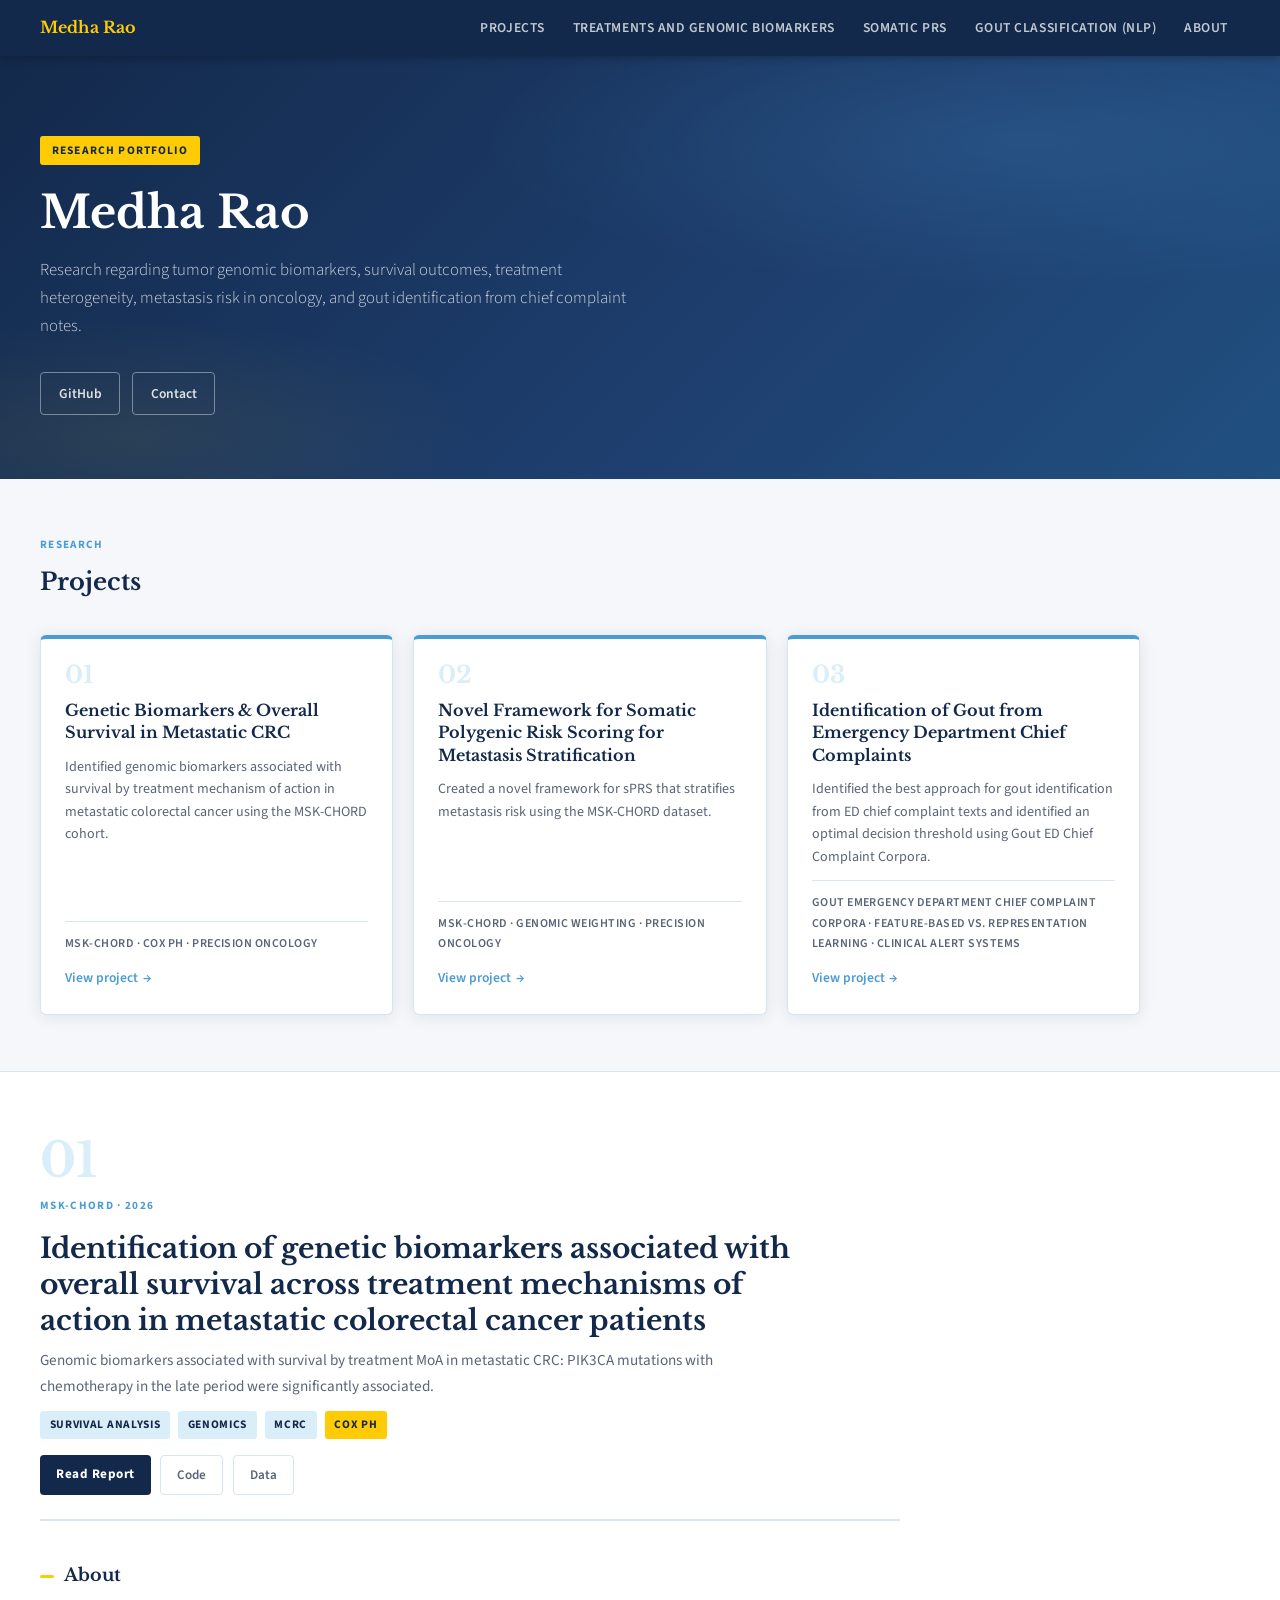
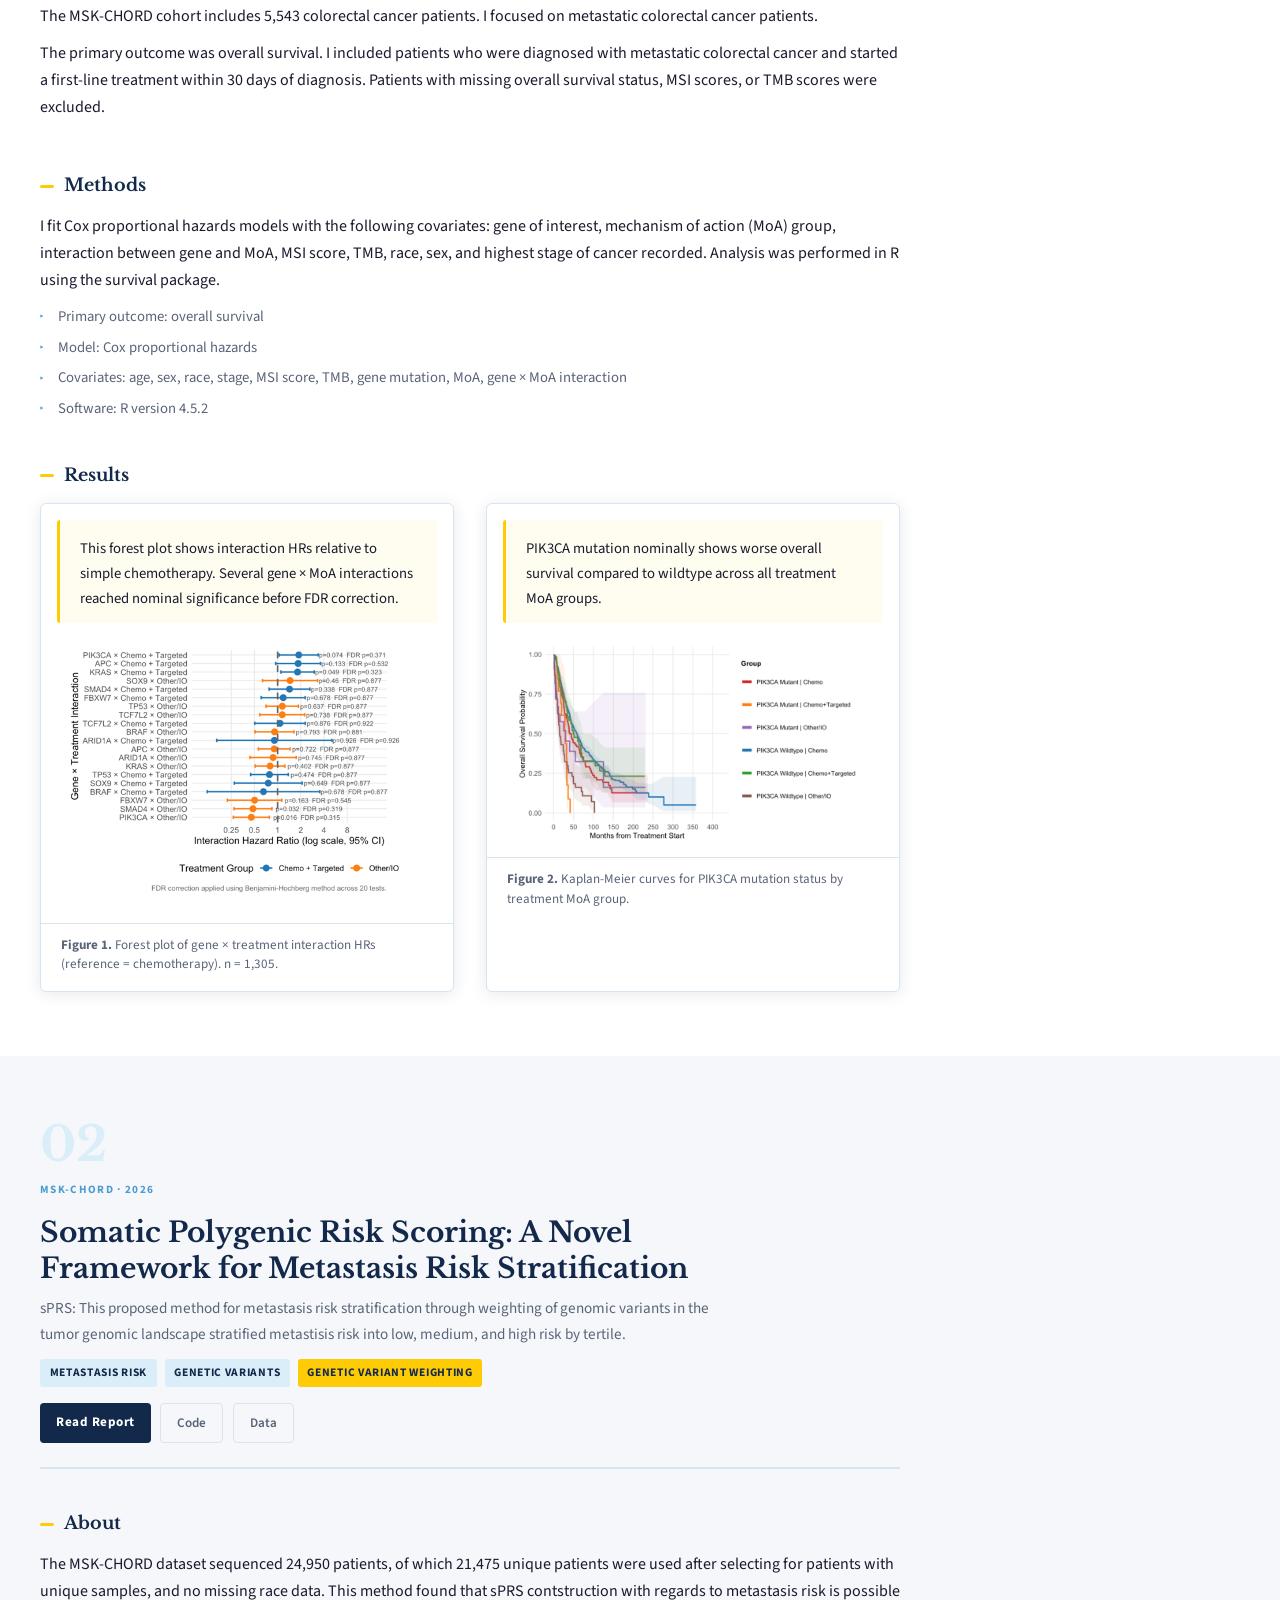
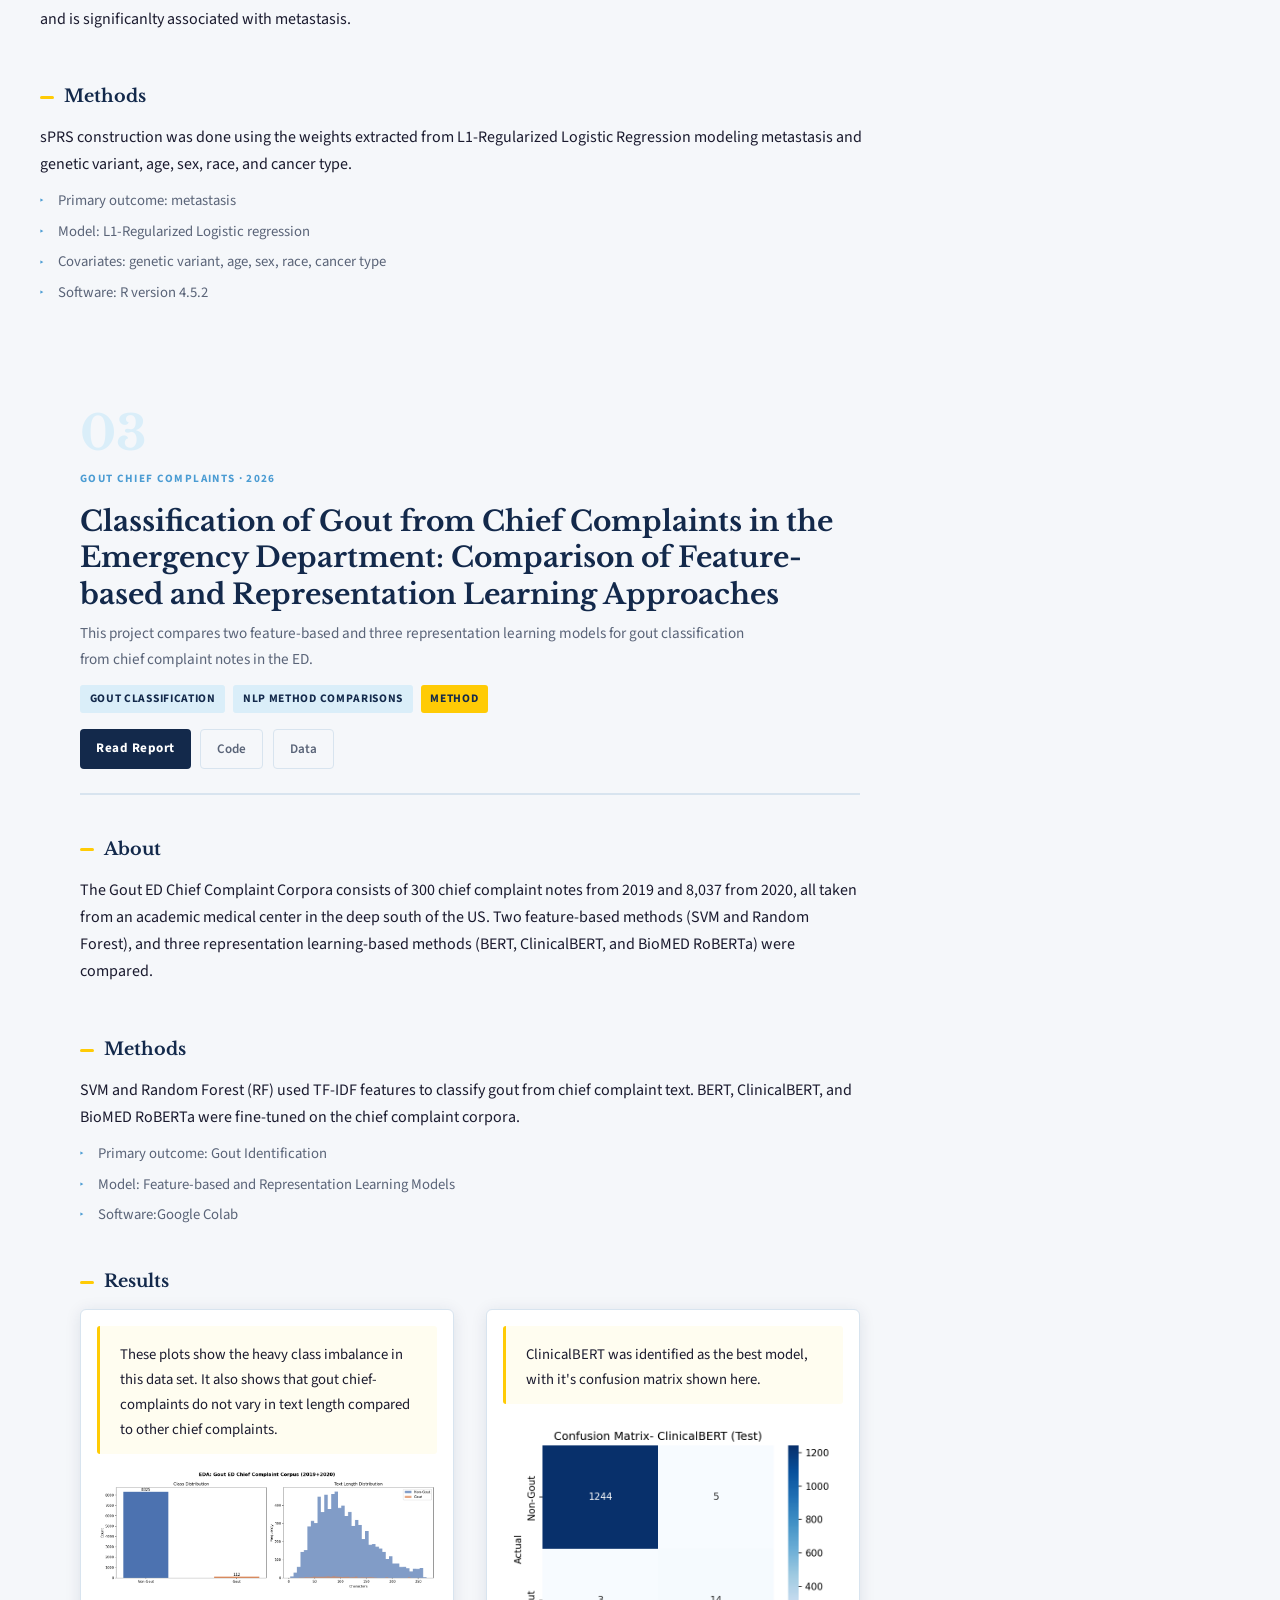
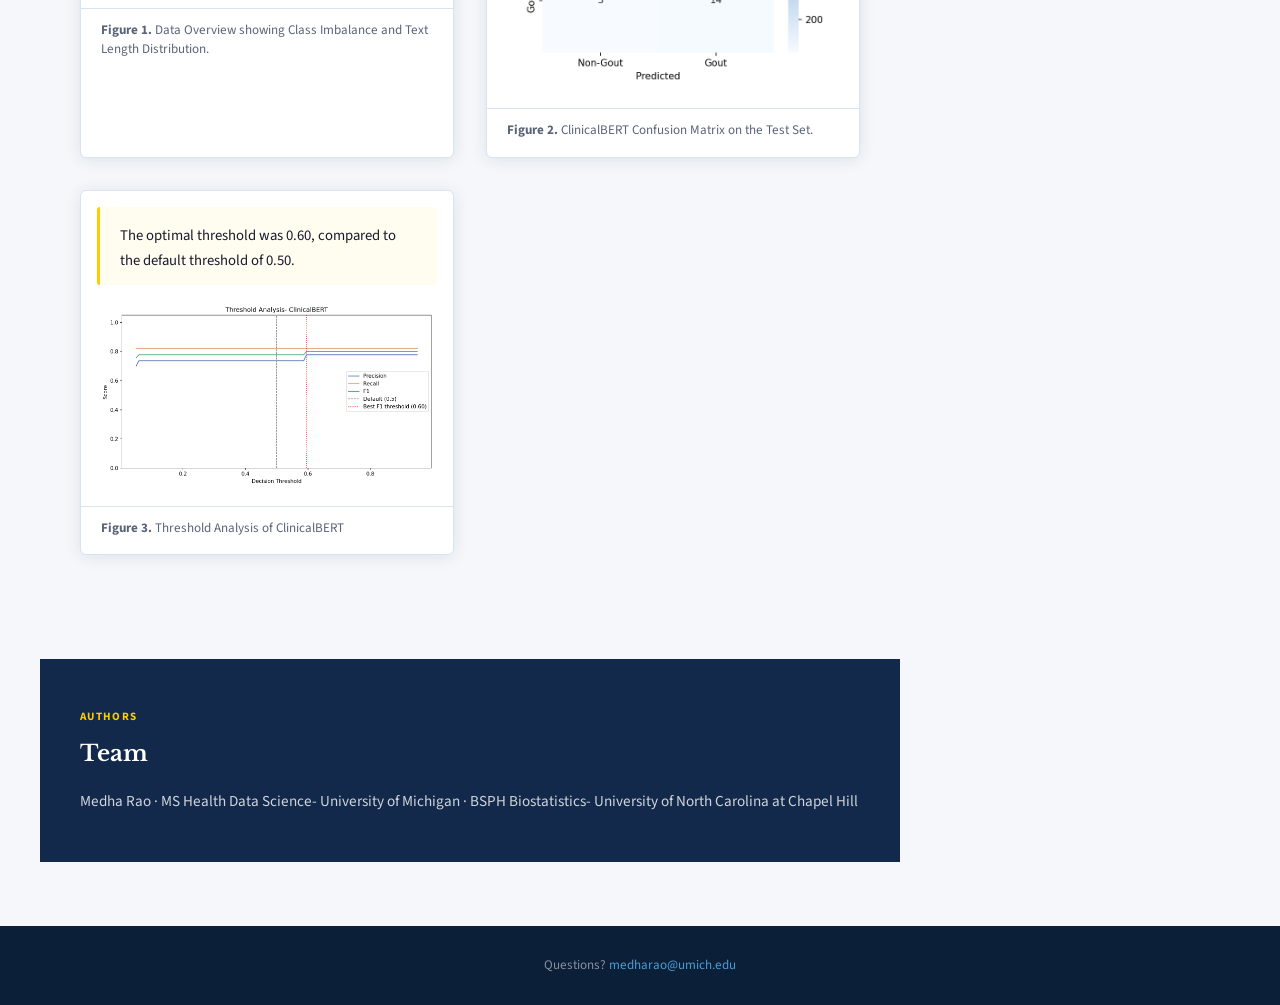
<file: docs/index.html>
<!DOCTYPE html>
<html lang="en">
<head>
  <meta charset="UTF-8">
  <meta name="viewport" content="width=device-width, initial-scale=1.0">
  <title>Medha Rao · Research Portfolio</title>
  <link rel="preconnect" href="https://fonts.googleapis.com">
  <link href="https://fonts.googleapis.com/css2?family=Libre+Baskerville:ital,wght@0,400;0,700;1,400&family=Source+Sans+3:wght@300;400;600&display=swap" rel="stylesheet">
  <style>
    /* ─── TOKENS ──────────────────────────────────────────── */
    :root {
      --navy:       #13294B;
      --navy-mid:   #1e3f6f;
      --carolina:   #4B9CD3;
      --carolina-lt:#daeef9;
      --maize:      #FFCB05;
      --maize-dk:   #e0a800;
      --white:      #ffffff;
      --off-white:  #f5f7fa;
      --text:       #1a1a2e;
      --text-muted: #5a6478;
      --border:     #d8e4ef;

      --serif:  'Libre Baskerville', Georgia, serif;
      --sans:   'Source Sans 3', system-ui, sans-serif;

      --radius: 6px;
      --shadow: 0 2px 16px rgba(19,41,75,0.10);
    }

    /* ─── RESET ───────────────────────────────────────────── */
    *, *::before, *::after { box-sizing: border-box; margin: 0; padding: 0; }
    html { scroll-behavior: smooth; }
    body {
      font-family: var(--sans);
      font-size: 16px;
      line-height: 1.7;
      color: var(--text);
      background: var(--white);
    }
    a { color: var(--carolina); text-decoration: none; }
    a:hover { color: var(--navy); text-decoration: underline; }
    img { max-width: 100%; height: auto; display: block; border-radius: var(--radius); }

    /* ─── NAV ─────────────────────────────────────────────── */
    nav {
      position: sticky;
      top: 0;
      z-index: 100;
      background: var(--navy);
      display: flex;
      align-items: center;
      justify-content: space-between;
      padding: 0 2.5rem;
      height: 56px;
      box-shadow: 0 2px 8px rgba(0,0,0,0.25);
    }
    .nav-brand {
      font-family: var(--serif);
      font-size: 1rem;
      color: var(--maize);
      font-weight: 700;
      letter-spacing: 0.01em;
    }
    .nav-brand:hover { color: var(--white); text-decoration: none; }
    .nav-links {
      list-style: none;
      display: flex;
      gap: 0.25rem;
    }
    .nav-links a {
      color: rgba(255,255,255,0.75);
      font-size: 0.85rem;
      font-weight: 600;
      letter-spacing: 0.04em;
      text-transform: uppercase;
      padding: 0.4rem 0.75rem;
      border-radius: 4px;
      transition: background 0.18s, color 0.18s;
    }
    .nav-links a:hover {
      background: rgba(75,156,211,0.2);
      color: var(--white);
      text-decoration: none;
    }

    /* ─── HERO ────────────────────────────────────────────── */
    .hero {
      background: linear-gradient(135deg, var(--navy) 0%, var(--navy-mid) 60%, #205080 100%);
      color: var(--white);
      padding: 5rem 2.5rem 4rem;
      position: relative;
      overflow: hidden;
    }
    .hero::before {
      content: '';
      position: absolute;
      inset: 0;
      background:
        radial-gradient(ellipse 60% 50% at 80% 20%, rgba(75,156,211,0.18) 0%, transparent 70%),
        radial-gradient(ellipse 40% 40% at 10% 90%, rgba(255,203,5,0.08) 0%, transparent 70%);
      pointer-events: none;
    }
    .hero-inner {
      max-width: 780px;
      position: relative;
    }
    .hero-eyebrow {
      display: inline-block;
      background: var(--maize);
      color: var(--navy);
      font-family: var(--sans);
      font-size: 0.72rem;
      font-weight: 700;
      letter-spacing: 0.1em;
      text-transform: uppercase;
      padding: 0.3rem 0.75rem;
      border-radius: 3px;
      margin-bottom: 1.25rem;
    }
    .hero h1 {
      font-family: var(--serif);
      font-size: clamp(1.75rem, 4vw, 2.8rem);
      line-height: 1.25;
      font-weight: 700;
      margin-bottom: 1rem;
    }
    .hero-sub {
      font-size: 1.05rem;
      color: rgba(255,255,255,0.78);
      max-width: 600px;
      margin-bottom: 2rem;
      font-weight: 300;
      line-height: 1.65;
    }
    .hero-links {
      display: flex;
      gap: 0.75rem;
      flex-wrap: wrap;
    }
    .hero-links a {
      font-size: 0.85rem;
      font-weight: 600;
      padding: 0.55rem 1.1rem;
      border-radius: 4px;
      transition: all 0.18s;
      text-decoration: none;
    }
    .btn-ghost {
      border: 1.5px solid rgba(255,255,255,0.4);
      color: rgba(255,255,255,0.85);
    }
    .btn-ghost:hover {
      border-color: var(--carolina);
      color: var(--white);
      background: rgba(75,156,211,0.15);
    }

    /* ─── PROJECT INDEX CARDS ─────────────────────────────── */
    .project-index {
      background: var(--off-white);
      padding: 3.5rem 2.5rem;
      border-bottom: 1px solid var(--border);
    }
    .section-label {
      font-family: var(--sans);
      font-size: 0.7rem;
      font-weight: 700;
      letter-spacing: 0.12em;
      text-transform: uppercase;
      color: var(--carolina);
      margin-bottom: 0.5rem;
    }
    .project-index h2 {
      font-family: var(--serif);
      font-size: 1.5rem;
      color: var(--navy);
      margin-bottom: 2rem;
    }
    .cards {
      display: grid;
      grid-template-columns: repeat(auto-fit, minmax(280px, 1fr));
      gap: 1.25rem;
      max-width: 1100px;
    }
    .card {
      background: var(--white);
      border: 1px solid var(--border);
      border-top: 4px solid var(--carolina);
      border-radius: var(--radius);
      padding: 1.5rem;
      box-shadow: var(--shadow);
      transition: transform 0.2s, box-shadow 0.2s;
      display: flex;
      flex-direction: column;
      gap: 0.75rem;
    }
    .card:hover {
      transform: translateY(-3px);
      box-shadow: 0 8px 28px rgba(19,41,75,0.14);
    }
    .card-num {
      font-family: var(--serif);
      font-size: 1.5rem;
      font-weight: 700;
      color: var(--carolina-lt);
      line-height: 1;
    }
    .card h3 {
      font-family: var(--serif);
      font-size: 1rem;
      color: var(--navy);
      line-height: 1.4;
    }
    .card p {
      font-size: 0.88rem;
      color: var(--text-muted);
      line-height: 1.6;
      flex: 1;
    }
    .card-meta {
      font-size: 0.75rem;
      font-weight: 600;
      letter-spacing: 0.04em;
      color: var(--text-muted);
      text-transform: uppercase;
      border-top: 1px solid var(--border);
      padding-top: 0.75rem;
    }
    .card-link {
      font-size: 0.85rem;
      font-weight: 600;
      color: var(--carolina);
      display: inline-flex;
      align-items: center;
      gap: 0.3rem;
    }
    .card-link::after { content: ' →'; }
    .card-link:hover { color: var(--navy); text-decoration: none; }

    /* ─── SHARED SECTION CHROME ───────────────────────────── */
    .project-section {
      padding: 4rem 2.5rem;
    }
    .project-section:nth-child(even) {
      background: var(--off-white);
    }
    .project-header {
      max-width: 860px;
      margin-bottom: 2.5rem;
      padding-bottom: 1.5rem;
      border-bottom: 2px solid var(--border);
      display: flex;
      flex-direction: column;
      gap: 0.5rem;
    }
    .project-header .proj-num {
      font-family: var(--serif);
      font-size: 3rem;
      font-weight: 700;
      color: var(--carolina-lt);
      line-height: 1;
      margin-bottom: 0.25rem;
    }
    .project-header h2 {
      font-family: var(--serif);
      font-size: clamp(1.25rem, 2.5vw, 1.75rem);
      color: var(--navy);
      line-height: 1.3;
      max-width: 760px;
    }
    .project-header .subtitle {
      color: var(--text-muted);
      font-size: 0.95rem;
      max-width: 680px;
    }
    .project-header .proj-tags {
      display: flex;
      gap: 0.5rem;
      flex-wrap: wrap;
      margin-top: 0.25rem;
    }
    .tag {
      background: var(--carolina-lt);
      color: var(--navy);
      font-size: 0.72rem;
      font-weight: 700;
      letter-spacing: 0.06em;
      text-transform: uppercase;
      padding: 0.25rem 0.6rem;
      border-radius: 3px;
    }
    .tag-maize {
      background: var(--maize);
      color: var(--navy);
    }
    .proj-actions {
      display: flex;
      gap: 0.6rem;
      flex-wrap: wrap;
      margin-top: 0.5rem;
    }
    .btn-primary {
      background: var(--navy);
      color: var(--white);
      font-size: 0.82rem;
      font-weight: 700;
      letter-spacing: 0.04em;
      padding: 0.5rem 1rem;
      border-radius: 4px;
      transition: background 0.18s;
    }
    .btn-primary:hover { background: var(--navy-mid); color: var(--white); text-decoration: none; }
    .btn-outline {
      border: 1.5px solid var(--border);
      color: var(--text-muted);
      font-size: 0.82rem;
      font-weight: 600;
      padding: 0.5rem 1rem;
      border-radius: 4px;
      transition: border-color 0.18s, color 0.18s;
    }
    .btn-outline:hover { border-color: var(--carolina); color: var(--carolina); text-decoration: none; }

    /* ─── PROJECT SUBSECTIONS ─────────────────────────────── */
    .proj-body {
      max-width: 860px;
      display: grid;
      gap: 2.5rem;
    }
    .subsection h3 {
      font-family: var(--serif);
      font-size: 1.1rem;
      color: var(--navy);
      margin-bottom: 0.75rem;
      display: flex;
      align-items: center;
      gap: 0.6rem;
    }
    .subsection h3::before {
      content: '';
      display: inline-block;
      width: 14px;
      height: 3px;
      background: var(--maize);
      border-radius: 2px;
      flex-shrink: 0;
    }
    .subsection p {
      color: var(--text);
      margin-bottom: 0.6rem;
    }
    .subsection ul {
      list-style: none;
      padding: 0;
      display: flex;
      flex-direction: column;
      gap: 0.35rem;
    }
    .subsection ul li {
      font-size: 0.92rem;
      color: var(--text-muted);
      padding-left: 1.1rem;
      position: relative;
    }
    .subsection ul li::before {
      content: '▸';
      position: absolute;
      left: 0;
      color: var(--carolina);
      font-size: 0.7rem;
      top: 0.2em;
    }

    /* ─── FIGURES ─────────────────────────────────────────── */
    .fig-grid {
      display: grid;
      grid-template-columns: repeat(auto-fit, minmax(340px, 1fr));
      gap: 2rem;
    }
    figure {
      background: var(--white);
      border: 1px solid var(--border);
      border-radius: var(--radius);
      overflow: hidden;
      box-shadow: var(--shadow);
    }
    .fig-finding {
      padding: 1rem 1.25rem 0.75rem;
      font-size: 0.92rem;
      color: var(--text-muted);
      border-left: 3px solid var(--maize);
      margin: 1rem 1rem 0;
      background: #fffdf0;
      border-radius: 3px;
    }
    figure img {
      margin: 1rem;
      width: calc(100% - 2rem);
      border-radius: 4px;
    }
    figcaption {
      padding: 0.75rem 1.25rem 1rem;
      font-size: 0.82rem;
      color: var(--text-muted);
      border-top: 1px solid var(--border);
      line-height: 1.5;
    }

    /* ─── PLACEHOLDER ─────────────────────────────────────── */
    .placeholder-box {
      background: var(--carolina-lt);
      border: 2px dashed var(--carolina);
      border-radius: var(--radius);
      padding: 2rem;
      text-align: center;
      color: var(--navy);
    }
    .placeholder-box p {
      font-size: 0.9rem;
      color: var(--text-muted);
      margin-top: 0.5rem;
    }

    /* ─── TEAM / FOOTER ───────────────────────────────────── */
    #team {
      background: var(--navy);
      color: var(--white);
      padding: 3rem 2.5rem;
    }
    #team .section-label { color: var(--maize); }
    #team h2 {
      font-family: var(--serif);
      font-size: 1.4rem;
      color: var(--white);
      margin-bottom: 1rem;
    }
    #team ul { list-style: none; padding: 0; display: flex; flex-direction: column; gap: 0.4rem; }
    #team li { color: rgba(255,255,255,0.8); font-size: 0.95rem; }

    footer {
      background: #0c1f38;
      color: rgba(255,255,255,0.5);
      text-align: center;
      padding: 1.75rem 2rem;
      font-size: 0.82rem;
      line-height: 1.7;
    }
    footer a { color: var(--carolina); }
    footer a:hover { color: var(--white); }

    /* ─── RESPONSIVE ──────────────────────────────────────── */
    @media (max-width: 640px) {
      nav { padding: 0 1.25rem; }
      .nav-links { display: none; }
      .hero, .project-index, .project-section { padding-left: 1.25rem; padding-right: 1.25rem; }
      .fig-grid { grid-template-columns: 1fr; }
      #team { padding: 2rem 1.25rem; }
    }
  </style>
</head>
<body>

  <!-- ── NAV ────────────────────────────────────────────── -->
  <nav>
    <a class="nav-brand" href="#">Medha Rao</a>
    <ul class="nav-links">
      <li><a href="#projects">Projects</a></li>
      <li><a href="#project-1">Treatments and Genomic Biomarkers</a></li>
      <li><a href="#project-2">Somatic PRS</a></li>
      <li><a href="#project-3">Gout Classification (NLP)</a></li>
      <li><a href="#team">About</a></li>
    </ul>
  </nav>


  <!-- ── HERO ───────────────────────────────────────────── -->
  <div class="hero">
    <div class="hero-inner">
      <span class="hero-eyebrow">Research Portfolio</span>
      <h1>Medha Rao</h1>
      <p class="hero-sub">
        Research regarding tumor genomic biomarkers, survival outcomes, treatment heterogeneity, metastasis risk in oncology, and gout identification from chief complaint notes.
      </p>
      <div class="hero-links">
        <a href="https://github.com/raoMedha" class="btn-ghost" target="_blank">GitHub</a>
        <a href="mailto:medharao@umich.edu" class="btn-ghost">Contact</a>
      </div>
    </div>
  </div>


  <!-- ── PROJECT INDEX ──────────────────────────────────── -->
  <section class="project-index" id="projects">
    <p class="section-label">Research</p>
    <h2>Projects</h2>
    <div class="cards">

      <div class="card">
        <div class="card-num">01</div>
        <h3>Genetic Biomarkers &amp; Overall Survival in Metastatic CRC</h3>
        <p>Identified genomic biomarkers associated with survival by treatment mechanism of action in metastatic colorectal cancer using the MSK-CHORD cohort.</p>
        <div class="card-meta">MSK-CHORD · Cox PH · Precision Oncology</div>
        <a href="#project-1" class="card-link">View project</a>
      </div>

      <div class="card">
        <div class="card-num">02</div>
        <h3>Novel Framework for Somatic Polygenic Risk Scoring for Metastasis Stratification</h3>
        <p>Created a novel framework for sPRS that stratifies metastasis risk using the MSK-CHORD dataset.</p>
        <div class="card-meta">MSK-CHORD · Genomic Weighting · Precision Oncology</div>
        <a href="#project-2" class="card-link">View project</a>
      </div>

      <div class="card">
        <div class="card-num">03</div>
        <h3>Identification of Gout from Emergency Department Chief Complaints </h3>
        <p>Identified the best approach for gout identification from ED chief complaint texts and identified an optimal decision threshold using Gout ED Chief Complaint Corpora.</p>
        <div class="card-meta">Gout Emergency Department Chief Complaint Corpora · Feature-based vs. Representation Learning · Clinical Alert Systems</div>
        <a href="#project-3" class="card-link">View project</a>
      </div>

    </div>
  </section>


  <main>

    <!-- ══════════════════════════════════════════════════════
         PROJECT 1 — MSK-CHORD
    ═══════════════════════════════════════════════════════ -->
    <section class="project-section" id="project-1">

      <div class="project-header">
        <div class="proj-num">01</div>
        <p class="section-label">MSK-CHORD · 2026</p>
        <h2>Identification of genetic biomarkers associated with overall survival across treatment mechanisms of action in metastatic colorectal cancer patients</h2>
        <p class="subtitle">
          Genomic biomarkers associated with survival by treatment MoA in metastatic CRC: PIK3CA mutations with chemotherapy in the late period were significantly associated.
        </p>
        <div class="proj-tags">
          <span class="tag">Survival Analysis</span>
          <span class="tag">Genomics</span>
          <span class="tag">mCRC</span>
          <span class="tag tag-maize">Cox PH</span>
        </div>
        <div class="proj-actions">
          <a href="ID_Tx_Biomarkers_Report.pdf" class="btn-primary">Read Report</a>
          <a href="https://github.com/raoMedha/Website/Treatment_Biomarkers" class="btn-outline" target="_blank">Code</a>
          <a href="https://cbioportal.org" class="btn-outline" target="_blank">Data</a>
        </div>
      </div>

      <div class="proj-body">

        <div class="subsection">
          <h3>About</h3>
          <p>The MSK-CHORD cohort includes 5,543 colorectal cancer patients. I focused on metastatic colorectal cancer patients.</p>
          <p>The primary outcome was overall survival. I included patients who were diagnosed with metastatic colorectal cancer and started a first-line treatment within 30 days of diagnosis. Patients with missing overall survival status, MSI scores, or TMB scores were excluded.</p>
        </div>

        <div class="subsection">
          <h3>Methods</h3>
          <p>I fit Cox proportional hazards models with the following covariates: gene of interest, mechanism of action (MoA) group, interaction between gene and MoA, MSI score, TMB, race, sex, and highest stage of cancer recorded. Analysis was performed in R using the survival package.</p>
          <ul>
            <li>Primary outcome: overall survival</li>
            <li>Model: Cox proportional hazards</li>
            <li>Covariates: age, sex, race, stage, MSI score, TMB, gene mutation, MoA, gene × MoA interaction</li>
            <li>Software: R version 4.5.2</li>
          </ul>
        </div>

        <div class="subsection">
          <h3>Results</h3>
          <div class="fig-grid">

            <figure>
              <p class="fig-finding">
                This forest plot shows interaction HRs relative to simple chemotherapy. Several gene × MoA interactions reached nominal significance before FDR correction.
              </p>
              <img src="figures/ForestPlotPNG.png"
                   alt="Forest Plot of interaction hazard ratios between gene mutation and mechanism of action group">
              <figcaption>
                <strong>Figure 1.</strong> Forest plot of gene × treatment interaction HRs (reference = chemotherapy). n = 1,305.
              </figcaption>
            </figure>

            <figure>
              <p class="fig-finding">
                PIK3CA mutation nominally shows worse overall survival compared to wildtype across all treatment MoA groups.
              </p>
              <img src="figures/KPPlotPNG.png"
                   alt="Kaplan-Meier curve for PIK3CA mutation vs wildtype by treatment MoA group">
              <figcaption>
                <strong>Figure 2.</strong> Kaplan-Meier curves for PIK3CA mutation status by treatment MoA group.
              </figcaption>
            </figure>

          </div>
        </div>

      </div>
    </section>


    <!-- ══════════════════════════════════════════════════════
         PROJECT 2 — PLACEHOLDER
    ═══════════════════════════════════════════════════════ -->
    <section class="project-section" id="project-2">

      <div class="project-header">
        <div class="proj-num">02</div>
        <p class="section-label">MSK-CHORD · 2026</p>
        <h2>Somatic Polygenic Risk Scoring: A Novel Framework for Metastasis Risk Stratification</h2>
        <p class="subtitle">
          sPRS: This proposed method for metastasis risk stratification through weighting of genomic variants in the tumor genomic landscape stratified metastisis risk into low, medium, and high risk by tertile.
        </p>
        <div class="proj-tags">
          <span class="tag">Metastasis Risk</span>
          <span class="tag">Genetic Variants</span>
          <span class="tag tag-maize">Genetic Variant Weighting</span>
        </div>
        <div class="proj-actions">
          <a href="sPRS_Report.pdf" class="btn-primary">Read Report</a>
          <a href="https://github.com/raoMedha/Website/sPRS" class="btn-outline">Code</a>
          <a href="https://cbioportal.org" class="btn-outline">Data</a>
        </div>
      </div>

      <div class="proj-body">

        <div class="subsection">
          <h3>About</h3>
          <p>The MSK-CHORD dataset sequenced 24,950 patients, of which 21,475 unique patients were used after selecting for patients with unique samples, and no missing race data. This method found that sPRS contstruction with regards to metastasis risk is possible and is significanlty associated with metastasis.</p>
        </div>

        <div class="subsection">
          <h3>Methods</h3>
          <p>sPRS construction was done using the weights extracted from L1-Regularized Logistic Regression modeling metastasis and genetic variant, age, sex, race, and cancer type. </p>
          <ul>
            <li>Primary outcome: metastasis</li>
            <li>Model: L1-Regularized Logistic regression</li>
            <li>Covariates: genetic variant, age, sex, race, cancer type</li>
            <li>Software: R version 4.5.2</li>
          </ul>
        </div>

     


    <!-- ══════════════════════════════════════════════════════
         PROJECT 3 — PLACEHOLDER
    ═══════════════════════════════════════════════════════ -->
    <section class="project-section" id="project-3">

      <div class="project-header">
        <div class="proj-num">03</div>
        <p class="section-label">Gout Chief Complaints · 2026</p>
        <h2>Classification of Gout from Chief Complaints in the Emergency Department: Comparison of Feature-based and Representation Learning Approaches</h2>
        <p class="subtitle">
          This project compares two feature-based and three representation learning models for gout classification from chief complaint notes in the ED.
        </p>
        <div class="proj-tags">
          <span class="tag">Gout Classification</span>
          <span class="tag">NLP Method Comparisons</span>
          <span class="tag tag-maize">Method</span>
        </div>
        <div class="proj-actions">
          <a href="Gout_ID_Model_Comparison_Report.pdf" class="btn-primary">Read Report</a>
          <a href="https://github.com/raoMedha/Website/Gout_ID" class="btn-outline">Code</a>
          <a href="https://physionet.org/content/emer-complaint-gout/1.0/" class="btn-outline">Data</a>
        </div>
      </div>

      <div class="proj-body">

        <div class="subsection">
          <h3>About</h3>
          <p>The Gout ED Chief Complaint Corpora consists of 300 chief complaint notes from 2019 and 8,037 from 2020, all taken from an academic medical center in the deep south of the US. Two feature-based methods (SVM and Random Forest), and three representation learning-based methods (BERT, ClinicalBERT, and BioMED RoBERTa) were compared.</p>
        </div>

        <div class="subsection">
          <h3>Methods</h3>
          <p>SVM and Random Forest (RF) used TF-IDF features to classify gout from chief complaint text. BERT, ClinicalBERT, and BioMED RoBERTa were fine-tuned on the chief complaint corpora.</p>
          <ul>
            <li>Primary outcome: Gout Identification</li>
            <li>Model: Feature-based and Representation Learning Models</li>
            <li>Software:Google Colab</li>
          </ul>
        </div>

           <div class="subsection">
          <h3>Results</h3>
          <div class="fig-grid">

            <figure>
              <p class="fig-finding">
                These plots show the heavy class imbalance in this data set. It also shows that gout chief-complaints do not vary in text length compared to other chief complaints. 
              </p>
              <img src="figures/eda_plots.png"
                   alt="Bar Chart of Complaint Classes and Distribution of Text Length by Chief Complaint Class ">
              <figcaption>
                <strong>Figure 1.</strong> Data Overview showing Class Imbalance and Text Length Distribution. 
              </figcaption>
            </figure>

            <figure>
              <p class="fig-finding">
                ClinicalBERT was identified as the best model, with it's confusion matrix shown here. 
              </p>
              <img src="figures/cm_clinicalbert_test.png"
                   alt="Confusion Matrix showing ClinicalBERT's gout classifications">
              <figcaption>
                <strong>Figure 2.</strong> ClinicalBERT Confusion Matrix on the Test Set.  
              </figcaption>
            </figure>
            
             <figure>
              <p class="fig-finding">
                The optimal threshold was 0.60, compared to the default threshold of 0.50. 
              </p>
              <img src="figures/threshold_clinicalbert.png"
                   alt="Threshold Analysis of Best Model: ClinicalBERT">
              <figcaption>
                <strong>Figure 3.</strong> Threshold Analysis of ClinicalBERT 
              </figcaption>
            </figure>

          </div>
        </div>

      </div>
    </section>


    <!-- ── TEAM ────────────────────────────────────────────── -->
    <section id="team">
      <p class="section-label">Authors</p>
      <h2>Team</h2>
      <ul>
        <li>Medha Rao · MS Health Data Science- University of Michigan  · BSPH Biostatistics- University of North Carolina at Chapel Hill</li>
      </ul>
    </section>

  </main>


  <!-- ── FOOTER ─────────────────────────────────────────── -->
  <footer>
    <p>
      Questions? <a href="mailto:medharao@umich.edu">medharao@umich.edu</a>
    </p>
  </footer>

</body>
</html>
</file>
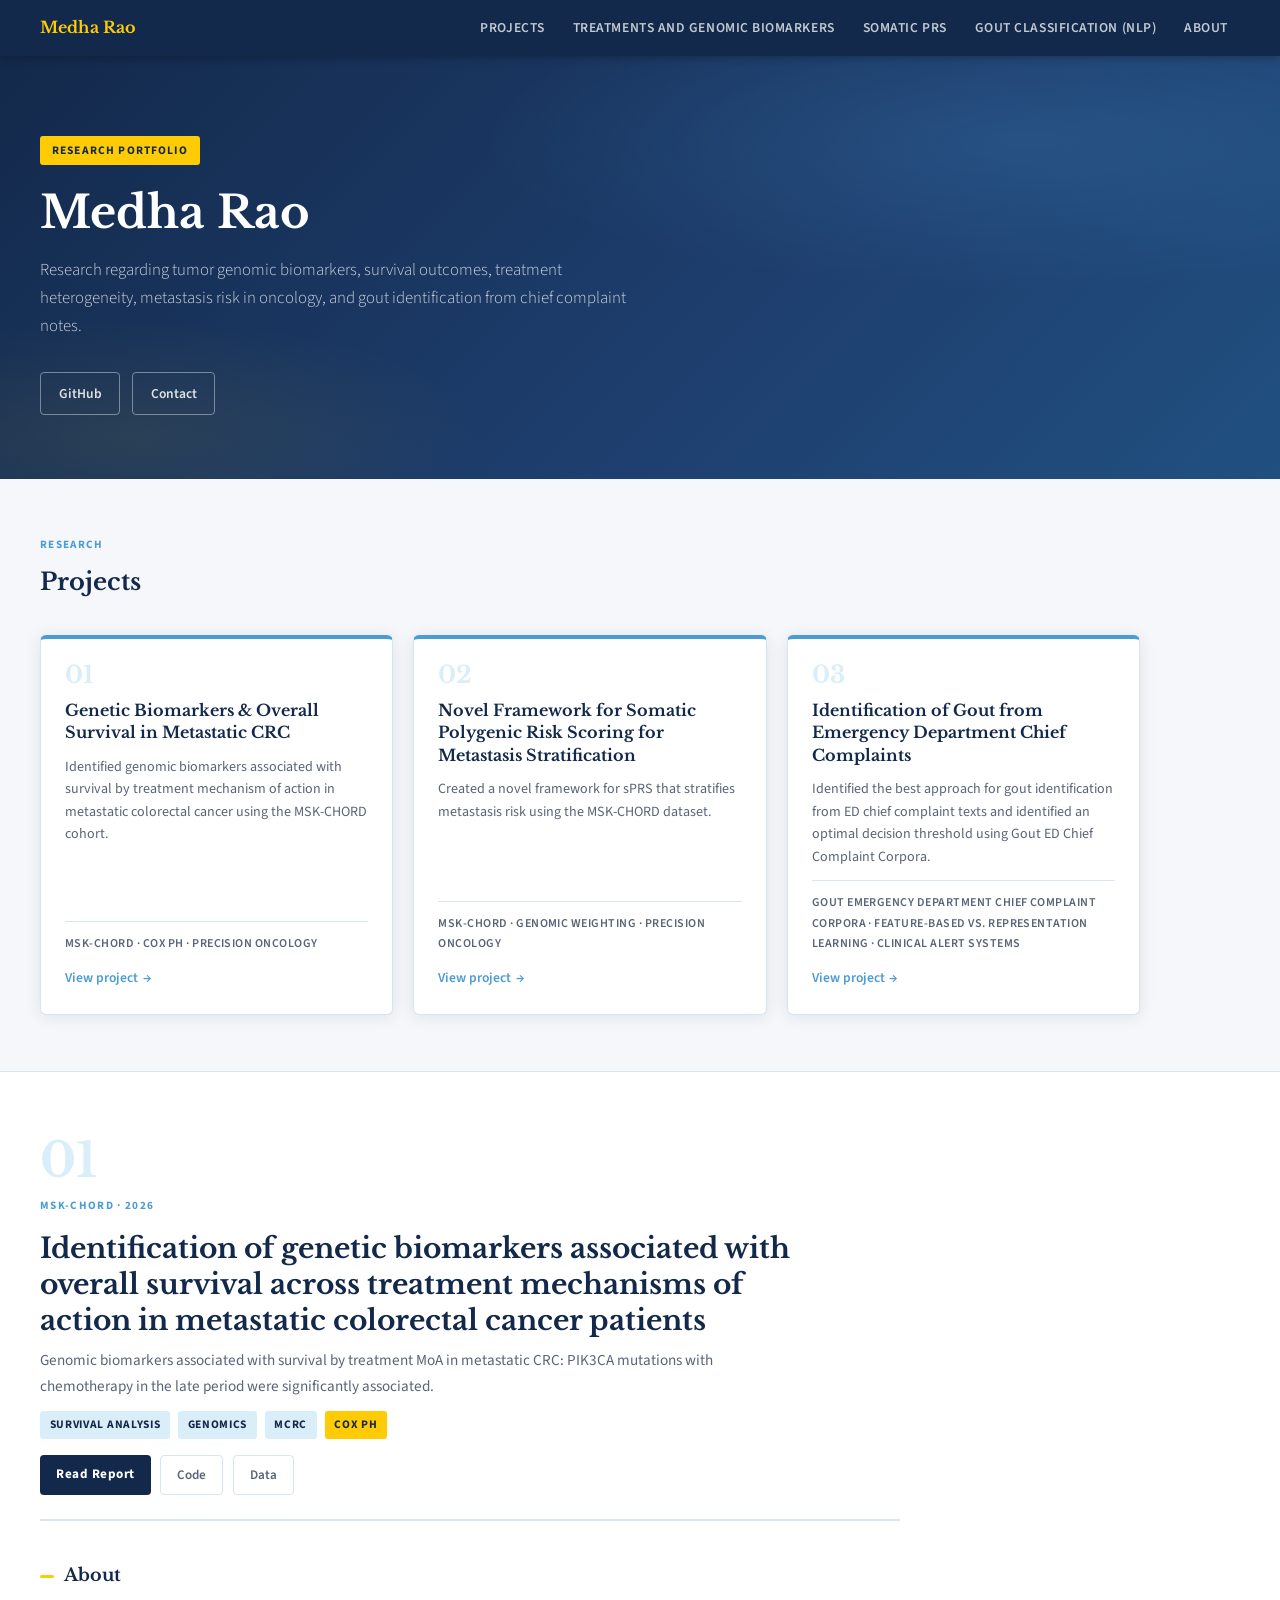
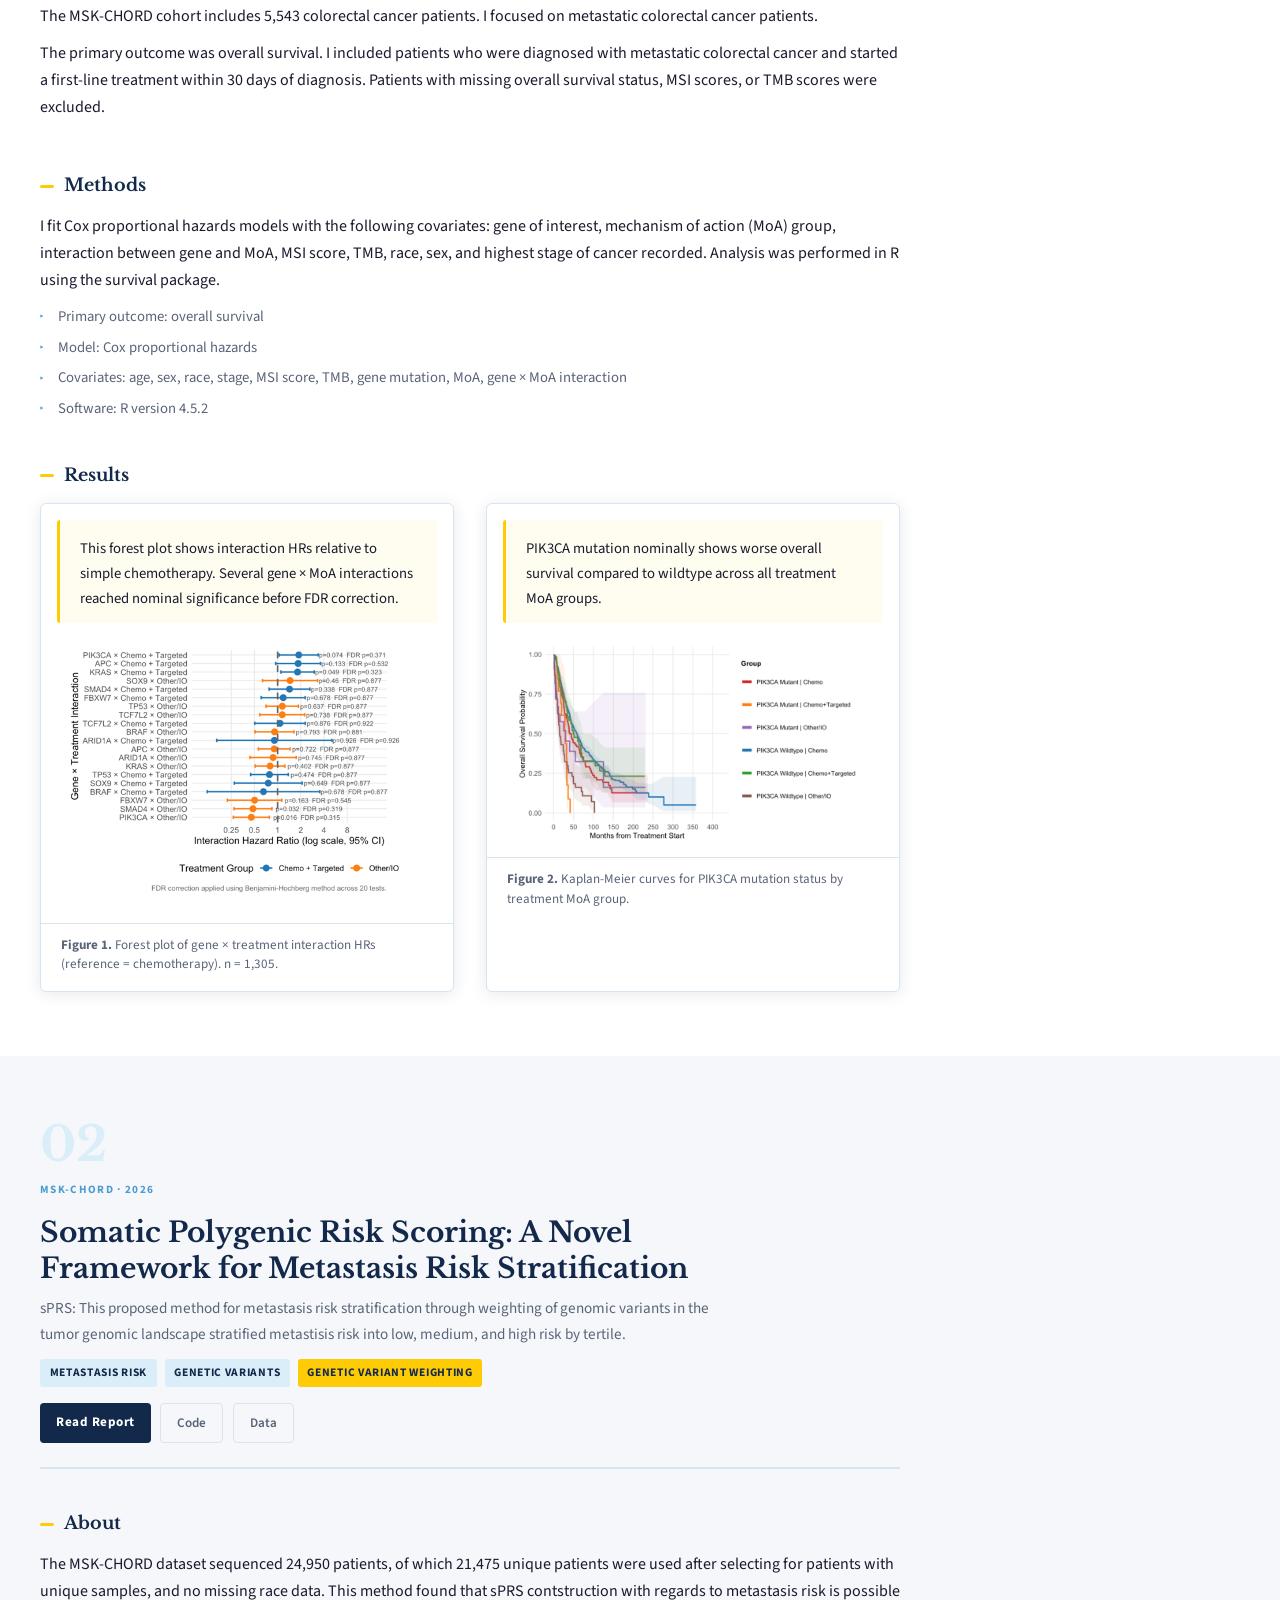
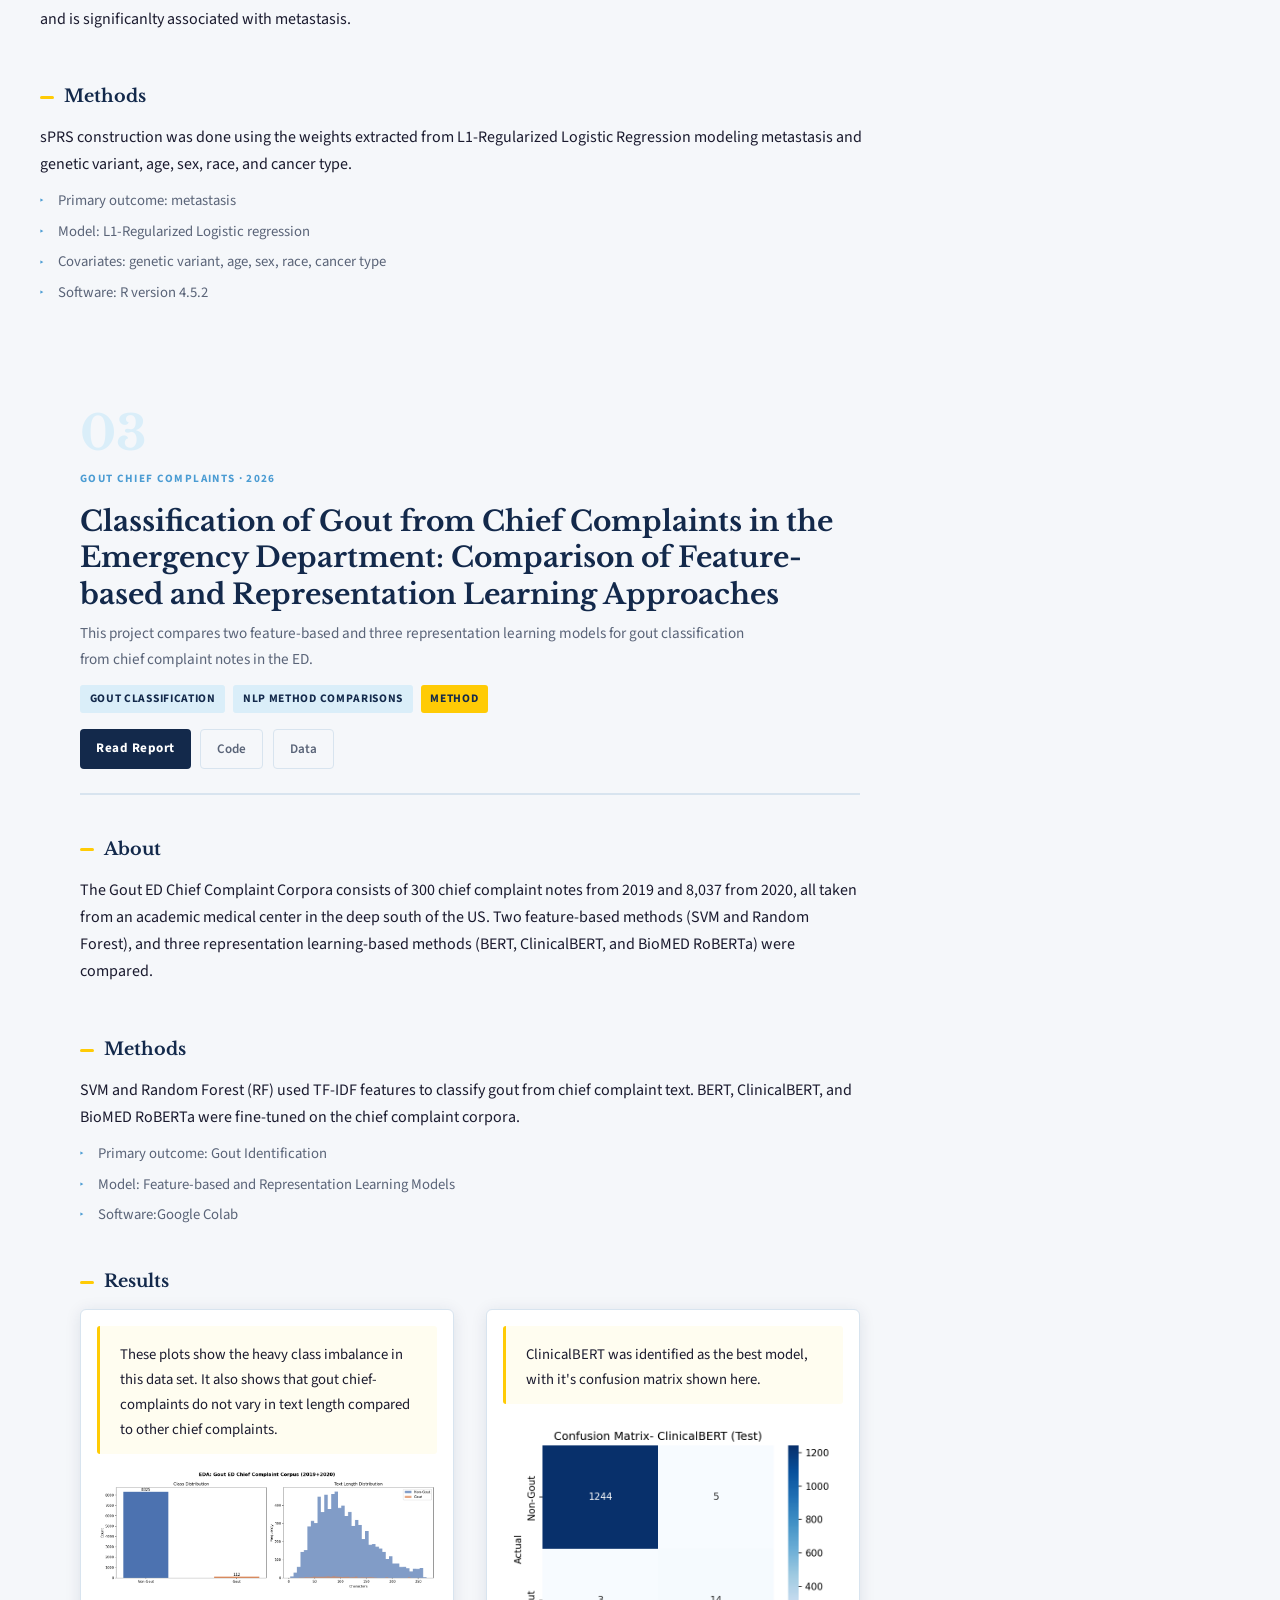
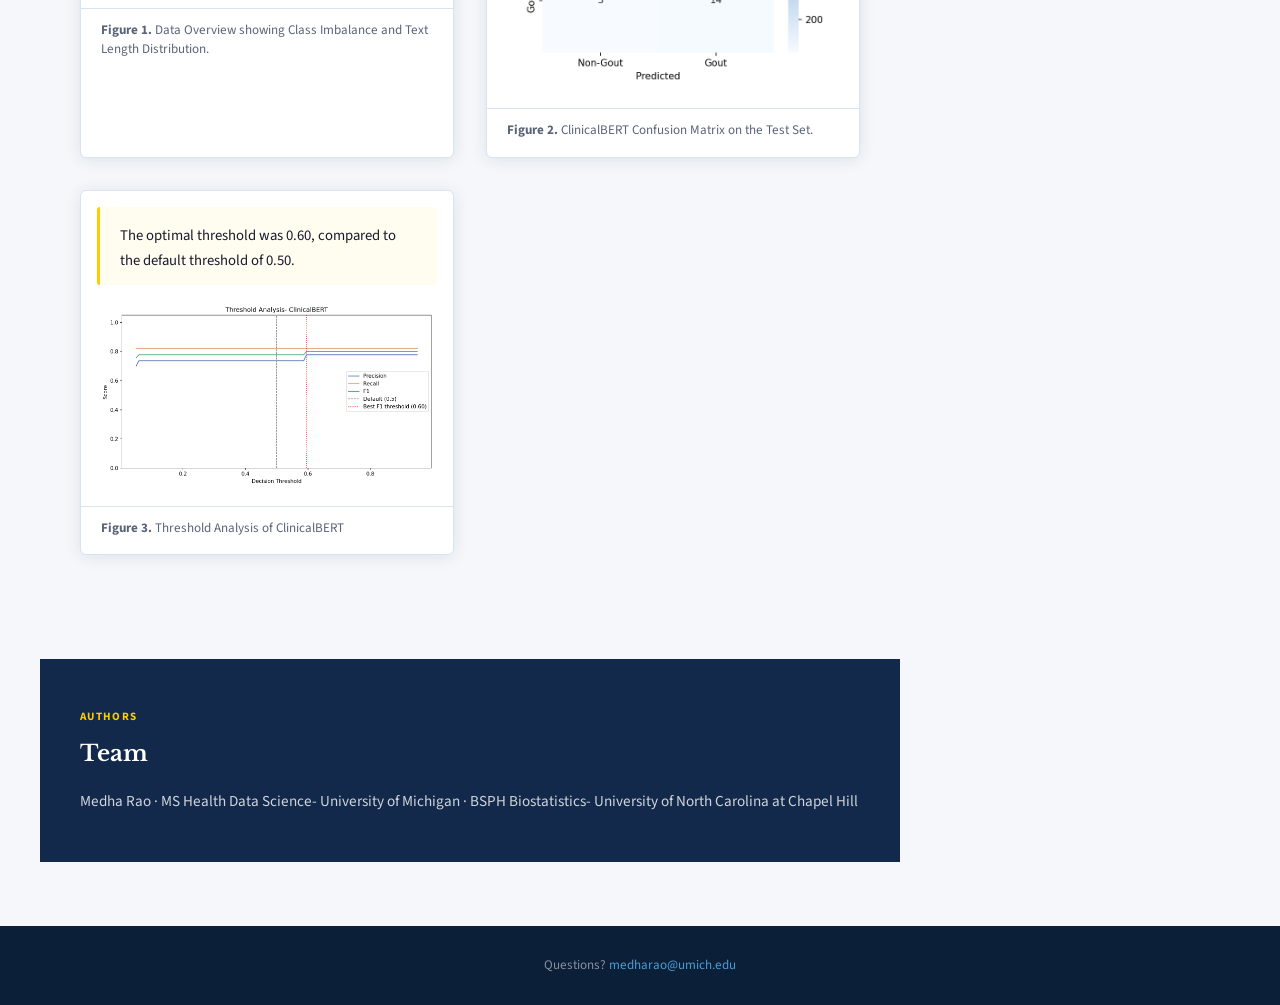
<file: docs/index_2.html>
<!DOCTYPE html>
<html lang="en">
<head>
  <meta charset="UTF-8">
  <meta name="viewport" content="width=device-width, initial-scale=1.0">
  <title>Medha Rao · Research Portfolio</title>
  <link rel="preconnect" href="https://fonts.googleapis.com">
  <link href="https://fonts.googleapis.com/css2?family=Libre+Baskerville:ital,wght@0,400;0,700;1,400&family=Source+Sans+3:wght@300;400;600&display=swap" rel="stylesheet">
  <style>
    /* ─── TOKENS ──────────────────────────────────────────── */
    :root {
      --navy:       #13294B;
      --navy-mid:   #1e3f6f;
      --carolina:   #4B9CD3;
      --carolina-lt:#daeef9;
      --maize:      #FFCB05;
      --maize-dk:   #e0a800;
      --white:      #ffffff;
      --off-white:  #f5f7fa;
      --text:       #1a1a2e;
      --text-muted: #5a6478;
      --border:     #d8e4ef;

      --serif:  'Libre Baskerville', Georgia, serif;
      --sans:   'Source Sans 3', system-ui, sans-serif;

      --radius: 6px;
      --shadow: 0 2px 16px rgba(19,41,75,0.10);
    }

    /* ─── RESET ───────────────────────────────────────────── */
    *, *::before, *::after { box-sizing: border-box; margin: 0; padding: 0; }
    html { scroll-behavior: smooth; }
    body {
      font-family: var(--sans);
      font-size: 16px;
      line-height: 1.7;
      color: var(--text);
      background: var(--white);
    }
    a { color: var(--carolina); text-decoration: none; }
    a:hover { color: var(--navy); text-decoration: underline; }
    img { max-width: 100%; height: auto; display: block; border-radius: var(--radius); }

    /* ─── NAV ─────────────────────────────────────────────── */
    nav {
      position: sticky;
      top: 0;
      z-index: 100;
      background: var(--navy);
      display: flex;
      align-items: center;
      justify-content: space-between;
      padding: 0 2.5rem;
      height: 56px;
      box-shadow: 0 2px 8px rgba(0,0,0,0.25);
    }
    .nav-brand {
      font-family: var(--serif);
      font-size: 1rem;
      color: var(--maize);
      font-weight: 700;
      letter-spacing: 0.01em;
    }
    .nav-brand:hover { color: var(--white); text-decoration: none; }
    .nav-links {
      list-style: none;
      display: flex;
      gap: 0.25rem;
    }
    .nav-links a {
      color: rgba(255,255,255,0.75);
      font-size: 0.85rem;
      font-weight: 600;
      letter-spacing: 0.04em;
      text-transform: uppercase;
      padding: 0.4rem 0.75rem;
      border-radius: 4px;
      transition: background 0.18s, color 0.18s;
    }
    .nav-links a:hover {
      background: rgba(75,156,211,0.2);
      color: var(--white);
      text-decoration: none;
    }

    /* ─── HERO ────────────────────────────────────────────── */
    .hero {
      background: linear-gradient(135deg, var(--navy) 0%, var(--navy-mid) 60%, #205080 100%);
      color: var(--white);
      padding: 5rem 2.5rem 4rem;
      position: relative;
      overflow: hidden;
    }
    .hero::before {
      content: '';
      position: absolute;
      inset: 0;
      background:
        radial-gradient(ellipse 60% 50% at 80% 20%, rgba(75,156,211,0.18) 0%, transparent 70%),
        radial-gradient(ellipse 40% 40% at 10% 90%, rgba(255,203,5,0.08) 0%, transparent 70%);
      pointer-events: none;
    }
    .hero-inner {
      max-width: 780px;
      position: relative;
    }
    .hero-eyebrow {
      display: inline-block;
      background: var(--maize);
      color: var(--navy);
      font-family: var(--sans);
      font-size: 0.72rem;
      font-weight: 700;
      letter-spacing: 0.1em;
      text-transform: uppercase;
      padding: 0.3rem 0.75rem;
      border-radius: 3px;
      margin-bottom: 1.25rem;
    }
    .hero h1 {
      font-family: var(--serif);
      font-size: clamp(1.75rem, 4vw, 2.8rem);
      line-height: 1.25;
      font-weight: 700;
      margin-bottom: 1rem;
    }
    .hero-sub {
      font-size: 1.05rem;
      color: rgba(255,255,255,0.78);
      max-width: 600px;
      margin-bottom: 2rem;
      font-weight: 300;
      line-height: 1.65;
    }
    .hero-links {
      display: flex;
      gap: 0.75rem;
      flex-wrap: wrap;
    }
    .hero-links a {
      font-size: 0.85rem;
      font-weight: 600;
      padding: 0.55rem 1.1rem;
      border-radius: 4px;
      transition: all 0.18s;
      text-decoration: none;
    }
    .btn-ghost {
      border: 1.5px solid rgba(255,255,255,0.4);
      color: rgba(255,255,255,0.85);
    }
    .btn-ghost:hover {
      border-color: var(--carolina);
      color: var(--white);
      background: rgba(75,156,211,0.15);
    }

    /* ─── PROJECT INDEX CARDS ─────────────────────────────── */
    .project-index {
      background: var(--off-white);
      padding: 3.5rem 2.5rem;
      border-bottom: 1px solid var(--border);
    }
    .section-label {
      font-family: var(--sans);
      font-size: 0.7rem;
      font-weight: 700;
      letter-spacing: 0.12em;
      text-transform: uppercase;
      color: var(--carolina);
      margin-bottom: 0.5rem;
    }
    .project-index h2 {
      font-family: var(--serif);
      font-size: 1.5rem;
      color: var(--navy);
      margin-bottom: 2rem;
    }
    .cards {
      display: grid;
      grid-template-columns: repeat(auto-fit, minmax(280px, 1fr));
      gap: 1.25rem;
      max-width: 1100px;
    }
    .card {
      background: var(--white);
      border: 1px solid var(--border);
      border-top: 4px solid var(--carolina);
      border-radius: var(--radius);
      padding: 1.5rem;
      box-shadow: var(--shadow);
      transition: transform 0.2s, box-shadow 0.2s;
      display: flex;
      flex-direction: column;
      gap: 0.75rem;
    }
    .card:hover {
      transform: translateY(-3px);
      box-shadow: 0 8px 28px rgba(19,41,75,0.14);
    }
    .card-num {
      font-family: var(--serif);
      font-size: 1.5rem;
      font-weight: 700;
      color: var(--carolina-lt);
      line-height: 1;
    }
    .card h3 {
      font-family: var(--serif);
      font-size: 1rem;
      color: var(--navy);
      line-height: 1.4;
    }
    .card p {
      font-size: 0.88rem;
      color: var(--text-muted);
      line-height: 1.6;
      flex: 1;
    }
    .card-meta {
      font-size: 0.75rem;
      font-weight: 600;
      letter-spacing: 0.04em;
      color: var(--text-muted);
      text-transform: uppercase;
      border-top: 1px solid var(--border);
      padding-top: 0.75rem;
    }
    .card-link {
      font-size: 0.85rem;
      font-weight: 600;
      color: var(--carolina);
      display: inline-flex;
      align-items: center;
      gap: 0.3rem;
    }
    .card-link::after { content: ' →'; }
    .card-link:hover { color: var(--navy); text-decoration: none; }

    /* ─── SHARED SECTION CHROME ───────────────────────────── */
    .project-section {
      padding: 4rem 2.5rem;
    }
    .project-section:nth-child(even) {
      background: var(--off-white);
    }
    .project-header {
      max-width: 860px;
      margin-bottom: 2.5rem;
      padding-bottom: 1.5rem;
      border-bottom: 2px solid var(--border);
      display: flex;
      flex-direction: column;
      gap: 0.5rem;
    }
    .project-header .proj-num {
      font-family: var(--serif);
      font-size: 3rem;
      font-weight: 700;
      color: var(--carolina-lt);
      line-height: 1;
      margin-bottom: 0.25rem;
    }
    .project-header h2 {
      font-family: var(--serif);
      font-size: clamp(1.25rem, 2.5vw, 1.75rem);
      color: var(--navy);
      line-height: 1.3;
      max-width: 760px;
    }
    .project-header .subtitle {
      color: var(--text-muted);
      font-size: 0.95rem;
      max-width: 680px;
    }
    .project-header .proj-tags {
      display: flex;
      gap: 0.5rem;
      flex-wrap: wrap;
      margin-top: 0.25rem;
    }
    .tag {
      background: var(--carolina-lt);
      color: var(--navy);
      font-size: 0.72rem;
      font-weight: 700;
      letter-spacing: 0.06em;
      text-transform: uppercase;
      padding: 0.25rem 0.6rem;
      border-radius: 3px;
    }
    .tag-maize {
      background: var(--maize);
      color: var(--navy);
    }
    .proj-actions {
      display: flex;
      gap: 0.6rem;
      flex-wrap: wrap;
      margin-top: 0.5rem;
    }
    .btn-primary {
      background: var(--navy);
      color: var(--white);
      font-size: 0.82rem;
      font-weight: 700;
      letter-spacing: 0.04em;
      padding: 0.5rem 1rem;
      border-radius: 4px;
      transition: background 0.18s;
    }
    .btn-primary:hover { background: var(--navy-mid); color: var(--white); text-decoration: none; }
    .btn-outline {
      border: 1.5px solid var(--border);
      color: var(--text-muted);
      font-size: 0.82rem;
      font-weight: 600;
      padding: 0.5rem 1rem;
      border-radius: 4px;
      transition: border-color 0.18s, color 0.18s;
    }
    .btn-outline:hover { border-color: var(--carolina); color: var(--carolina); text-decoration: none; }

    /* ─── PROJECT SUBSECTIONS ─────────────────────────────── */
    .proj-body {
      max-width: 860px;
      display: grid;
      gap: 2.5rem;
    }
    .subsection h3 {
      font-family: var(--serif);
      font-size: 1.1rem;
      color: var(--navy);
      margin-bottom: 0.75rem;
      display: flex;
      align-items: center;
      gap: 0.6rem;
    }
    .subsection h3::before {
      content: '';
      display: inline-block;
      width: 14px;
      height: 3px;
      background: var(--maize);
      border-radius: 2px;
      flex-shrink: 0;
    }
    .subsection p {
      color: var(--text);
      margin-bottom: 0.6rem;
    }
    .subsection ul {
      list-style: none;
      padding: 0;
      display: flex;
      flex-direction: column;
      gap: 0.35rem;
    }
    .subsection ul li {
      font-size: 0.92rem;
      color: var(--text-muted);
      padding-left: 1.1rem;
      position: relative;
    }
    .subsection ul li::before {
      content: '▸';
      position: absolute;
      left: 0;
      color: var(--carolina);
      font-size: 0.7rem;
      top: 0.2em;
    }

    /* ─── FIGURES ─────────────────────────────────────────── */
    .fig-grid {
      display: grid;
      grid-template-columns: repeat(auto-fit, minmax(340px, 1fr));
      gap: 2rem;
    }
    figure {
      background: var(--white);
      border: 1px solid var(--border);
      border-radius: var(--radius);
      overflow: hidden;
      box-shadow: var(--shadow);
    }
    .fig-finding {
      padding: 1rem 1.25rem 0.75rem;
      font-size: 0.92rem;
      color: var(--text-muted);
      border-left: 3px solid var(--maize);
      margin: 1rem 1rem 0;
      background: #fffdf0;
      border-radius: 3px;
    }
    figure img {
      margin: 1rem;
      width: calc(100% - 2rem);
      border-radius: 4px;
    }
    figcaption {
      padding: 0.75rem 1.25rem 1rem;
      font-size: 0.82rem;
      color: var(--text-muted);
      border-top: 1px solid var(--border);
      line-height: 1.5;
    }

    /* ─── PLACEHOLDER ─────────────────────────────────────── */
    .placeholder-box {
      background: var(--carolina-lt);
      border: 2px dashed var(--carolina);
      border-radius: var(--radius);
      padding: 2rem;
      text-align: center;
      color: var(--navy);
    }
    .placeholder-box p {
      font-size: 0.9rem;
      color: var(--text-muted);
      margin-top: 0.5rem;
    }

    /* ─── TEAM / FOOTER ───────────────────────────────────── */
    #team {
      background: var(--navy);
      color: var(--white);
      padding: 3rem 2.5rem;
    }
    #team .section-label { color: var(--maize); }
    #team h2 {
      font-family: var(--serif);
      font-size: 1.4rem;
      color: var(--white);
      margin-bottom: 1rem;
    }
    #team ul { list-style: none; padding: 0; display: flex; flex-direction: column; gap: 0.4rem; }
    #team li { color: rgba(255,255,255,0.8); font-size: 0.95rem; }

    footer {
      background: #0c1f38;
      color: rgba(255,255,255,0.5);
      text-align: center;
      padding: 1.75rem 2rem;
      font-size: 0.82rem;
      line-height: 1.7;
    }
    footer a { color: var(--carolina); }
    footer a:hover { color: var(--white); }

    /* ─── RESPONSIVE ──────────────────────────────────────── */
    @media (max-width: 640px) {
      nav { padding: 0 1.25rem; }
      .nav-links { display: none; }
      .hero, .project-index, .project-section { padding-left: 1.25rem; padding-right: 1.25rem; }
      .fig-grid { grid-template-columns: 1fr; }
      #team { padding: 2rem 1.25rem; }
    }
  </style>
</head>
<body>

  <!-- ── NAV ────────────────────────────────────────────── -->
  <nav>
    <a class="nav-brand" href="#">Medha Rao</a>
    <ul class="nav-links">
      <li><a href="#projects">Projects</a></li>
      <li><a href="#project-1">Treatments and Genomic Biomarkers</a></li>
      <li><a href="#project-2">Somatic PRS</a></li>
      <li><a href="#project-3">Gout Classification (NLP)</a></li>
      <li><a href="#team">About</a></li>
    </ul>
  </nav>


  <!-- ── HERO ───────────────────────────────────────────── -->
  <div class="hero">
    <div class="hero-inner">
      <span class="hero-eyebrow">Research Portfolio</span>
      <h1>Medha Rao</h1>
      <p class="hero-sub">
        Research regarding tumor genomic biomarkers, survival outcomes, treatment heterogeneity, metastasis risk in oncology, and gout identification from chief complaint notes.
      </p>
      <div class="hero-links">
        <a href="https://github.com/raoMedha" class="btn-ghost" target="_blank">GitHub</a>
        <a href="mailto:medharao@umich.edu" class="btn-ghost">Contact</a>
      </div>
    </div>
  </div>


  <!-- ── PROJECT INDEX ──────────────────────────────────── -->
  <section class="project-index" id="projects">
    <p class="section-label">Research</p>
    <h2>Projects</h2>
    <div class="cards">

      <div class="card">
        <div class="card-num">01</div>
        <h3>Genetic Biomarkers &amp; Overall Survival in Metastatic CRC</h3>
        <p>Identified genomic biomarkers associated with survival by treatment mechanism of action in metastatic colorectal cancer using the MSK-CHORD cohort.</p>
        <div class="card-meta">MSK-CHORD · Cox PH · Precision Oncology</div>
        <a href="#project-1" class="card-link">View project</a>
      </div>

      <div class="card">
        <div class="card-num">02</div>
        <h3>Novel Framework for Somatic Polygenic Risk Scoring for Metastasis Stratification</h3>
        <p>Created a novel framework for sPRS that stratifies metastasis risk using the MSK-CHORD dataset.</p>
        <div class="card-meta">MSK-CHORD · Genomic Weighting · Precision Oncology</div>
        <a href="#project-2" class="card-link">View project</a>
      </div>

      <div class="card">
        <div class="card-num">03</div>
        <h3>Identification of Gout from Emergency Department Chief Complaints </h3>
        <p>Identified the best approach for gout identification from ED chief complaint texts and identified an optimal decision threshold using Gout ED Chief Complaint Corpora.</p>
        <div class="card-meta">Gout Emergency Department Chief Complaint Corpora · Feature-based vs. Representation Learning · Clinical Alert Systems</div>
        <a href="#project-3" class="card-link">View project</a>
      </div>

    </div>
  </section>


  <main>

    <!-- ══════════════════════════════════════════════════════
         PROJECT 1 — MSK-CHORD
    ═══════════════════════════════════════════════════════ -->
    <section class="project-section" id="project-1">

      <div class="project-header">
        <div class="proj-num">01</div>
        <p class="section-label">MSK-CHORD · 2026</p>
        <h2>Identification of genetic biomarkers associated with overall survival across treatment mechanisms of action in metastatic colorectal cancer patients</h2>
        <p class="subtitle">
          Genomic biomarkers associated with survival by treatment MoA in metastatic CRC: PIK3CA mutations with chemotherapy in the late period were significantly associated.
        </p>
        <div class="proj-tags">
          <span class="tag">Survival Analysis</span>
          <span class="tag">Genomics</span>
          <span class="tag">mCRC</span>
          <span class="tag tag-maize">Cox PH</span>
        </div>
        <div class="proj-actions">
          <a href="ID_Tx_Biomarkers_Report.pdf" class="btn-primary">Read Report</a>
          <a href="https://github.com/raoMedha/Website/Treatment_Biomarkers" class="btn-outline" target="_blank">Code</a>
          <a href="https://cbioportal.org" class="btn-outline" target="_blank">Data</a>
        </div>
      </div>

      <div class="proj-body">

        <div class="subsection">
          <h3>About</h3>
          <p>The MSK-CHORD cohort includes 5,543 colorectal cancer patients. I focused on metastatic colorectal cancer patients.</p>
          <p>The primary outcome was overall survival. I included patients who were diagnosed with metastatic colorectal cancer and started a first-line treatment within 30 days of diagnosis. Patients with missing overall survival status, MSI scores, or TMB scores were excluded.</p>
        </div>

        <div class="subsection">
          <h3>Methods</h3>
          <p>I fit Cox proportional hazards models with the following covariates: gene of interest, mechanism of action (MoA) group, interaction between gene and MoA, MSI score, TMB, race, sex, and highest stage of cancer recorded. Analysis was performed in R using the survival package.</p>
          <ul>
            <li>Primary outcome: overall survival</li>
            <li>Model: Cox proportional hazards</li>
            <li>Covariates: age, sex, race, stage, MSI score, TMB, gene mutation, MoA, gene × MoA interaction</li>
            <li>Software: R version 4.5.2</li>
          </ul>
        </div>

        <div class="subsection">
          <h3>Results</h3>
          <div class="fig-grid">

            <figure>
              <p class="fig-finding">
                This forest plot shows interaction HRs relative to simple chemotherapy. Several gene × MoA interactions reached nominal significance before FDR correction.
              </p>
              <img src="figures/ForestPlotPNG.png"
                   alt="Forest Plot of interaction hazard ratios between gene mutation and mechanism of action group">
              <figcaption>
                <strong>Figure 1.</strong> Forest plot of gene × treatment interaction HRs (reference = chemotherapy). n = 1,305.
              </figcaption>
            </figure>

            <figure>
              <p class="fig-finding">
                PIK3CA mutation nominally shows worse overall survival compared to wildtype across all treatment MoA groups.
              </p>
              <img src="figures/KPPlotPNG.png"
                   alt="Kaplan-Meier curve for PIK3CA mutation vs wildtype by treatment MoA group">
              <figcaption>
                <strong>Figure 2.</strong> Kaplan-Meier curves for PIK3CA mutation status by treatment MoA group.
              </figcaption>
            </figure>

          </div>
        </div>

      </div>
    </section>


    <!-- ══════════════════════════════════════════════════════
         PROJECT 2 — PLACEHOLDER
    ═══════════════════════════════════════════════════════ -->
    <section class="project-section" id="project-2">

      <div class="project-header">
        <div class="proj-num">02</div>
        <p class="section-label">MSK-CHORD · 2026</p>
        <h2>Somatic Polygenic Risk Scoring: A Novel Framework for Metastasis Risk Stratification</h2>
        <p class="subtitle">
          sPRS: This proposed method for metastasis risk stratification through weighting of genomic variants in the tumor genomic landscape stratified metastisis risk into low, medium, and high risk by tertile.
        </p>
        <div class="proj-tags">
          <span class="tag">Metastasis Risk</span>
          <span class="tag">Genetic Variants</span>
          <span class="tag tag-maize">Genetic Variant Weighting</span>
        </div>
        <div class="proj-actions">
          <a href="sPRS_Report.pdf" class="btn-primary">Read Report</a>
          <a href="https://github.com/raoMedha/Website/sPRS" class="btn-outline">Code</a>
          <a href="https://cbioportal.org" class="btn-outline">Data</a>
        </div>
      </div>

      <div class="proj-body">

        <div class="subsection">
          <h3>About</h3>
          <p>The MSK-CHORD dataset sequenced 24,950 patients, of which 21,475 unique patients were used after selecting for patients with unique samples, and no missing race data. This method found that sPRS contstruction with regards to metastasis risk is possible and is significanlty associated with metastasis.</p>
        </div>

        <div class="subsection">
          <h3>Methods</h3>
          <p>sPRS construction was done using the weights extracted from L1-Regularized Logistic Regression modeling metastasis and genetic variant, age, sex, race, and cancer type. </p>
          <ul>
            <li>Primary outcome: metastasis</li>
            <li>Model: L1-Regularized Logistic regression</li>
            <li>Covariates: genetic variant, age, sex, race, cancer type</li>
            <li>Software: R version 4.5.2</li>
          </ul>
        </div>

     


    <!-- ══════════════════════════════════════════════════════
         PROJECT 3 — PLACEHOLDER
    ═══════════════════════════════════════════════════════ -->
    <section class="project-section" id="project-3">

      <div class="project-header">
        <div class="proj-num">03</div>
        <p class="section-label">Gout Chief Complaints · 2026</p>
        <h2>Classification of Gout from Chief Complaints in the Emergency Department: Comparison of Feature-based and Representation Learning Approaches</h2>
        <p class="subtitle">
          This project compares two feature-based and three representation learning models for gout classification from chief complaint notes in the ED.
        </p>
        <div class="proj-tags">
          <span class="tag">Gout Classification</span>
          <span class="tag">NLP Method Comparisons</span>
          <span class="tag tag-maize">Method</span>
        </div>
        <div class="proj-actions">
          <a href="Gout_ID_Model_Comparison_Report.pdf" class="btn-primary">Read Report</a>
          <a href="https://github.com/raoMedha/Website/Gout_ID" class="btn-outline">Code</a>
          <a href="https://physionet.org/content/emer-complaint-gout/1.0/" class="btn-outline">Data</a>
        </div>
      </div>

      <div class="proj-body">

        <div class="subsection">
          <h3>About</h3>
          <p>The Gout ED Chief Complaint Corpora consists of 300 chief complaint notes from 2019 and 8,037 from 2020, all taken from an academic medical center in the deep south of the US. Two feature-based methods (SVM and Random Forest), and three representation learning-based methods (BERT, ClinicalBERT, and BioMED RoBERTa) were compared.</p>
        </div>

        <div class="subsection">
          <h3>Methods</h3>
          <p>SVM and Random Forest (RF) used TF-IDF features to classify gout from chief complaint text. BERT, ClinicalBERT, and BioMED RoBERTa were fine-tuned on the chief complaint corpora.</p>
          <ul>
            <li>Primary outcome: Gout Identification</li>
            <li>Model: Feature-based and Representation Learning Models</li>
            <li>Software:Google Colab</li>
          </ul>
        </div>

           <div class="subsection">
          <h3>Results</h3>
          <div class="fig-grid">

            <figure>
              <p class="fig-finding">
                These plots show the heavy class imbalance in this data set. It also shows that gout chief-complaints do not vary in text length compared to other chief complaints. 
              </p>
              <img src="figures/eda_plots.png"
                   alt="Bar Chart of Complaint Classes and Distribution of Text Length by Chief Complaint Class ">
              <figcaption>
                <strong>Figure 1.</strong> Data Overview showing Class Imbalance and Text Length Distribution. 
              </figcaption>
            </figure>

            <figure>
              <p class="fig-finding">
                ClinicalBERT was identified as the best model, with it's confusion matrix shown here. 
              </p>
              <img src="figures/cm_clinicalbert_test.png"
                   alt="Confusion Matrix showing ClinicalBERT's gout classifications">
              <figcaption>
                <strong>Figure 2.</strong> ClinicalBERT Confusion Matrix on the Test Set.  
              </figcaption>
            </figure>
            
             <figure>
              <p class="fig-finding">
                The optimal threshold was 0.60, compared to the default threshold of 0.50. 
              </p>
              <img src="figures/threshold_clinicalbert.png"
                   alt="Threshold Analysis of Best Model: ClinicalBERT">
              <figcaption>
                <strong>Figure 3.</strong> Threshold Analysis of ClinicalBERT 
              </figcaption>
            </figure>

          </div>
        </div>

      </div>
    </section>


    <!-- ── TEAM ────────────────────────────────────────────── -->
    <section id="team">
      <p class="section-label">Authors</p>
      <h2>Team</h2>
      <ul>
        <li>Medha Rao · MS Health Data Science- University of Michigan  · BSPH Biostatistics- University of North Carolina at Chapel Hill</li>
      </ul>
    </section>

  </main>


  <!-- ── FOOTER ─────────────────────────────────────────── -->
  <footer>
    <p>
      Questions? <a href="mailto:medharao@umich.edu">medharao@umich.edu</a>
    </p>
  </footer>

</body>
</html>
</file>
